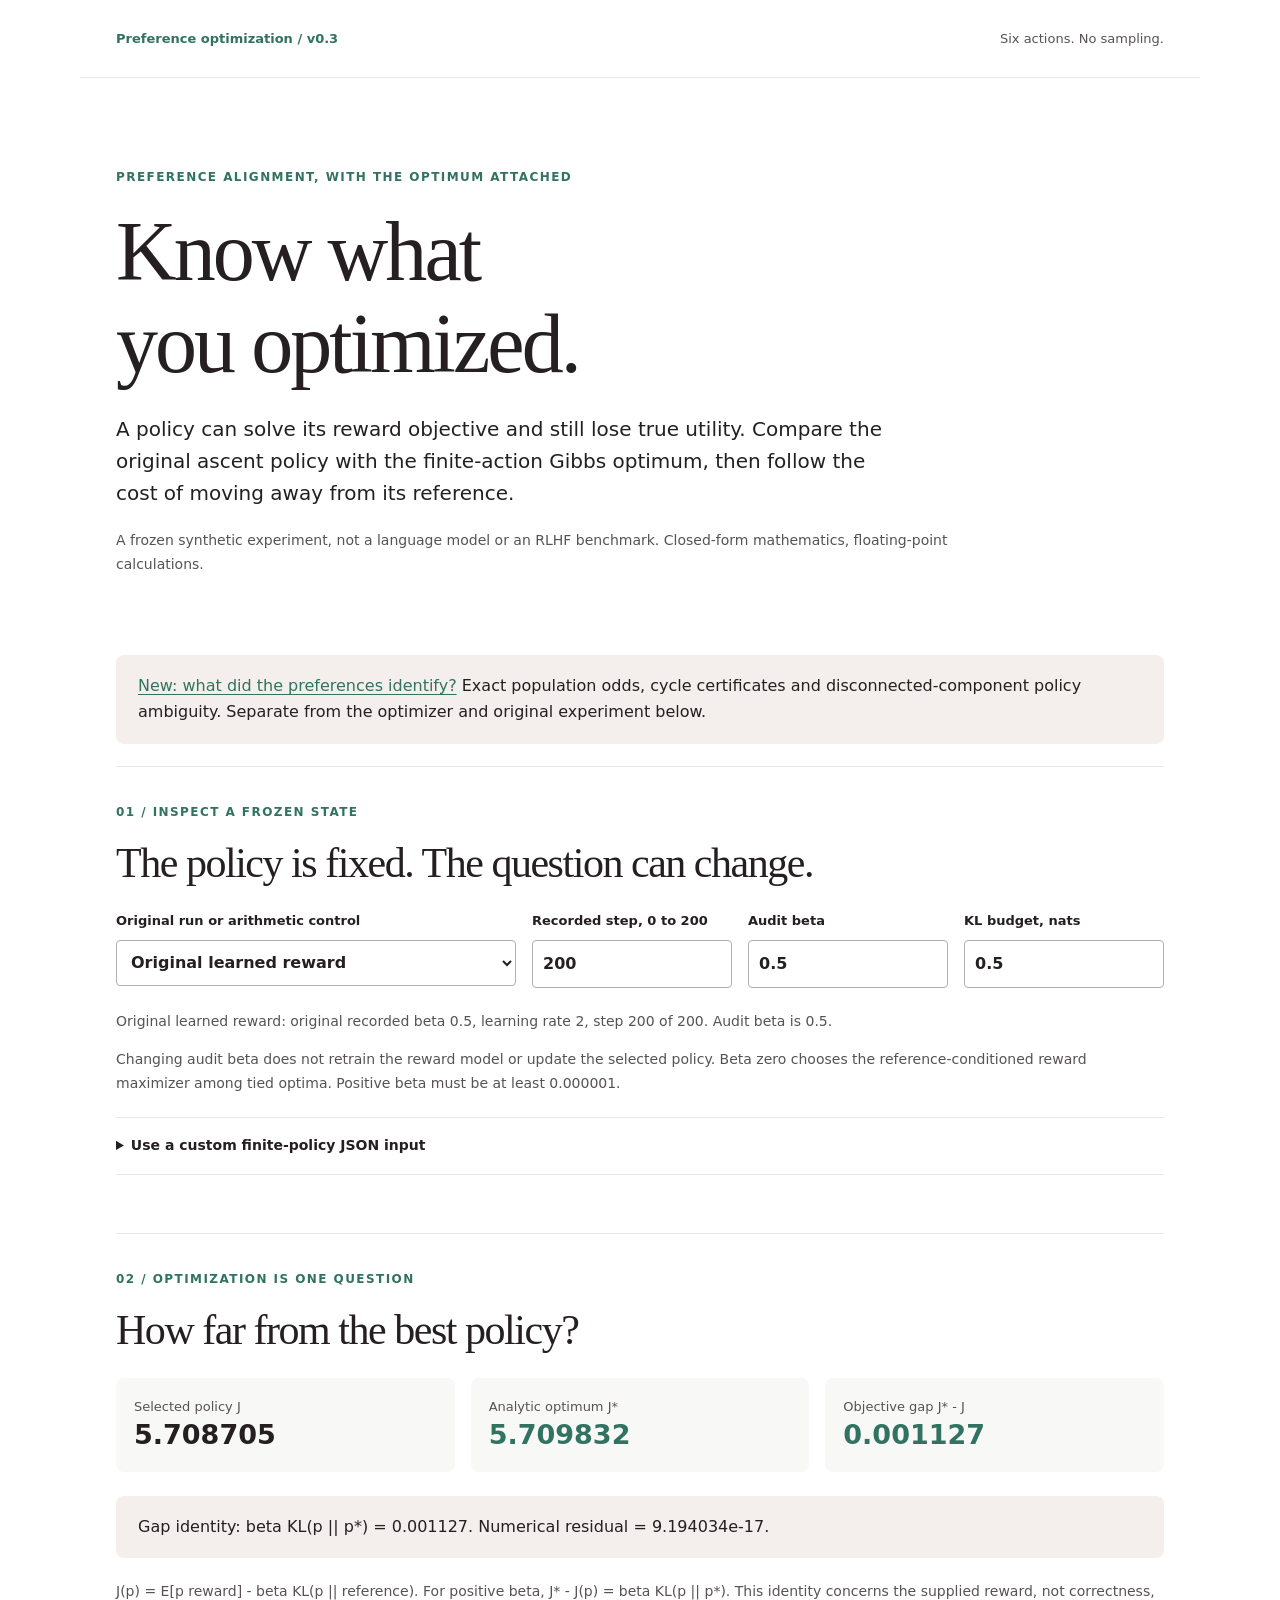
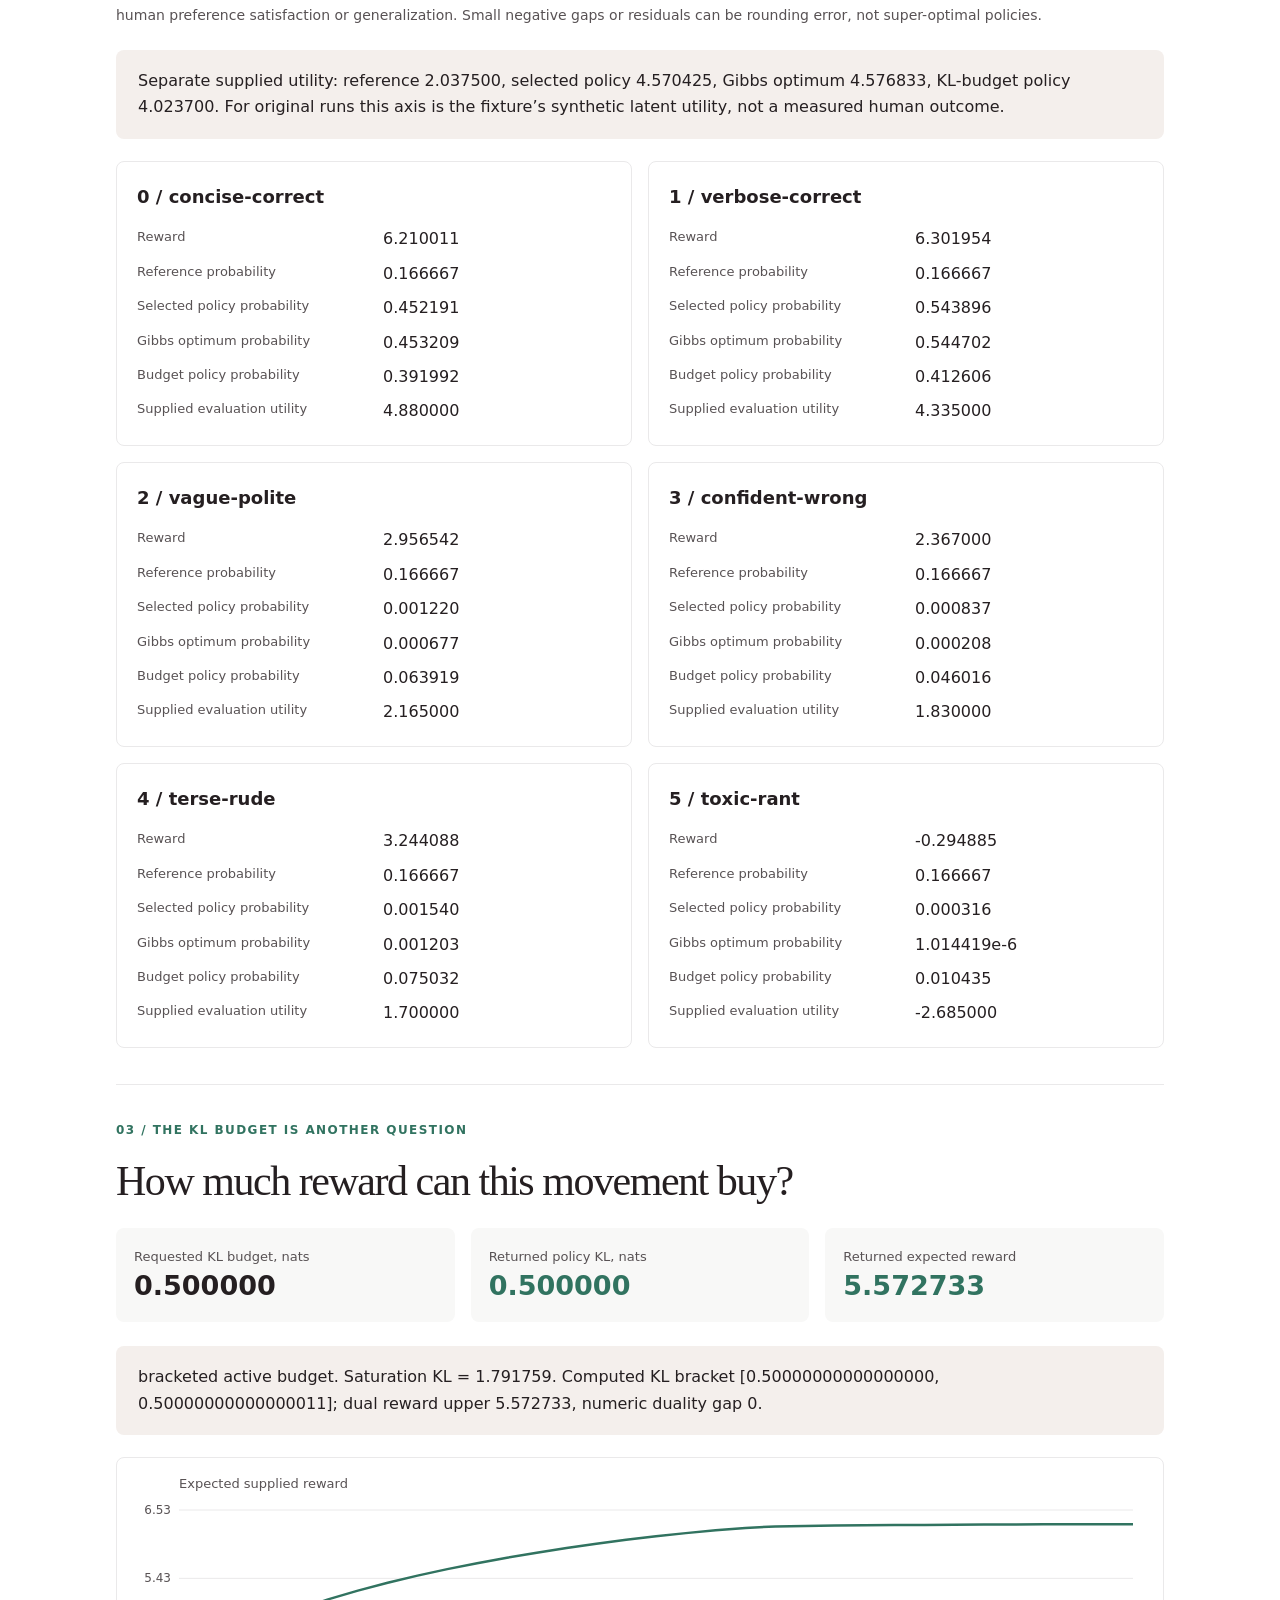
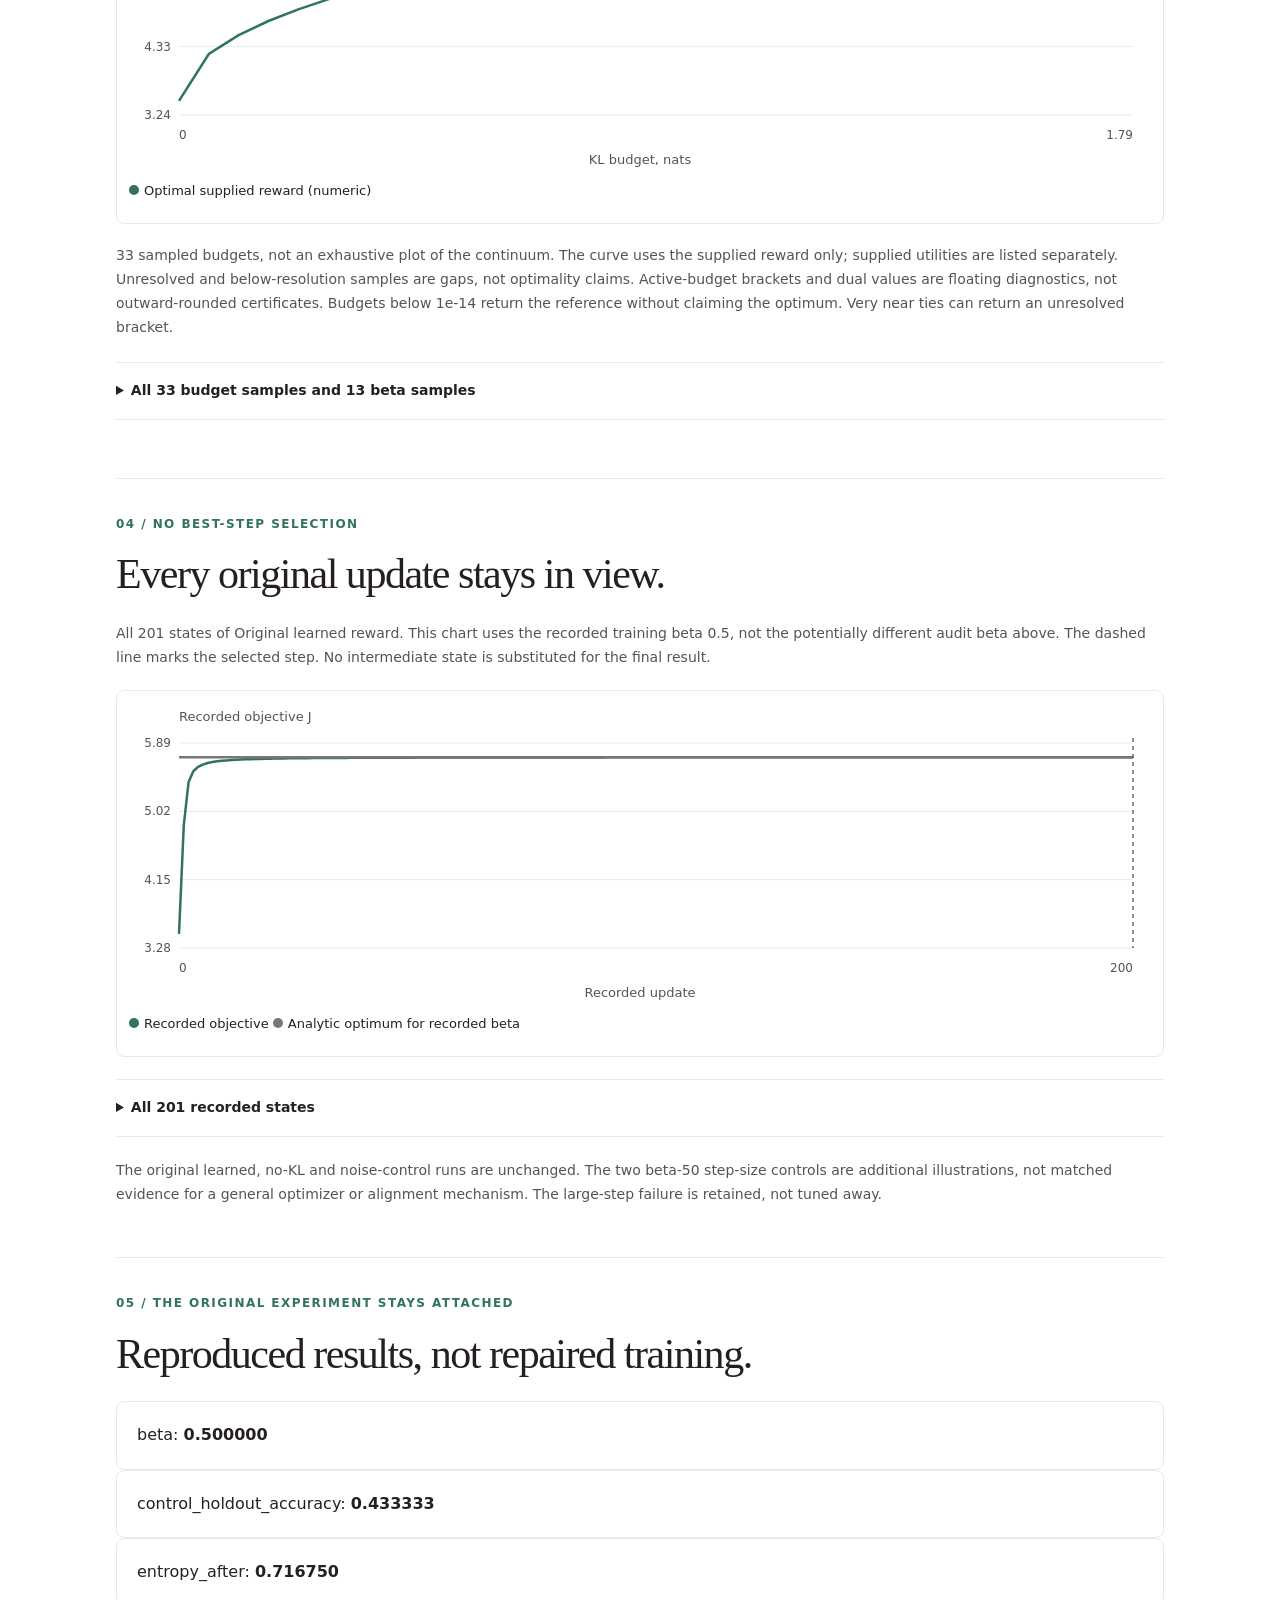
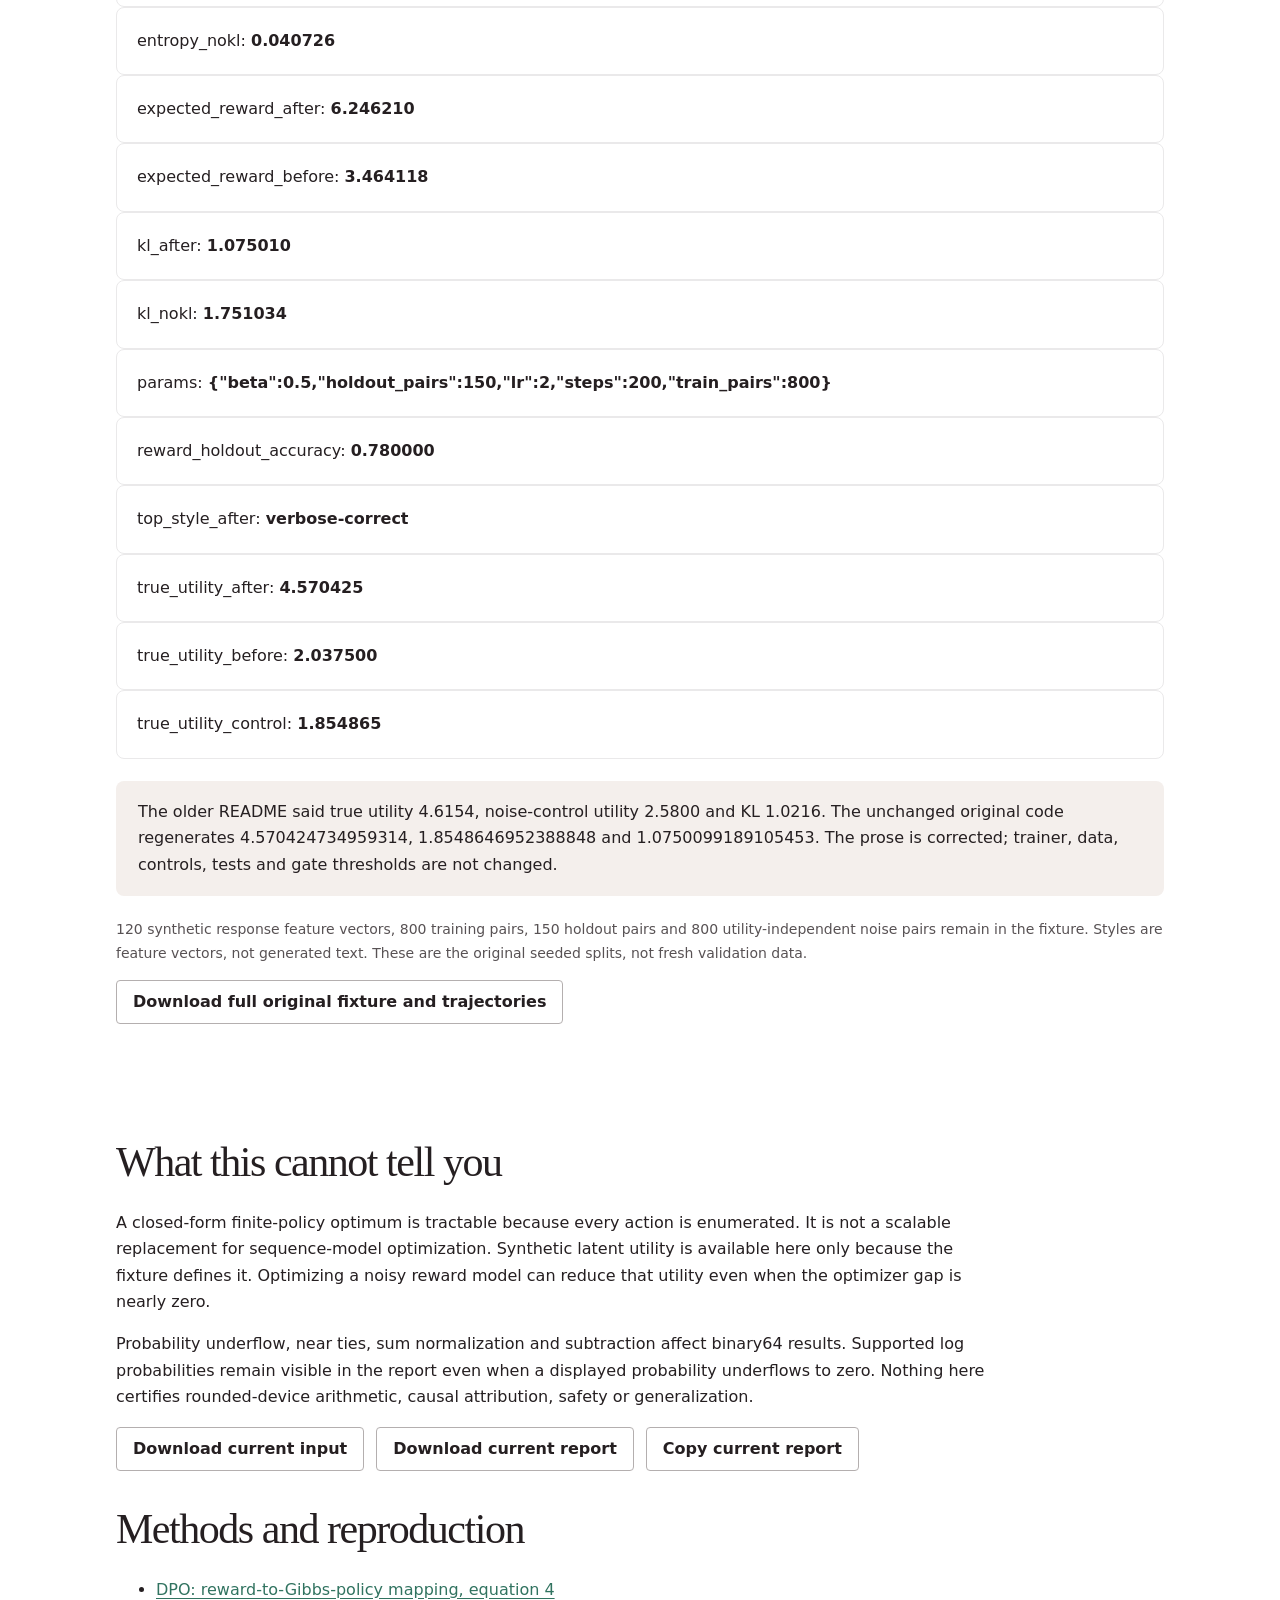
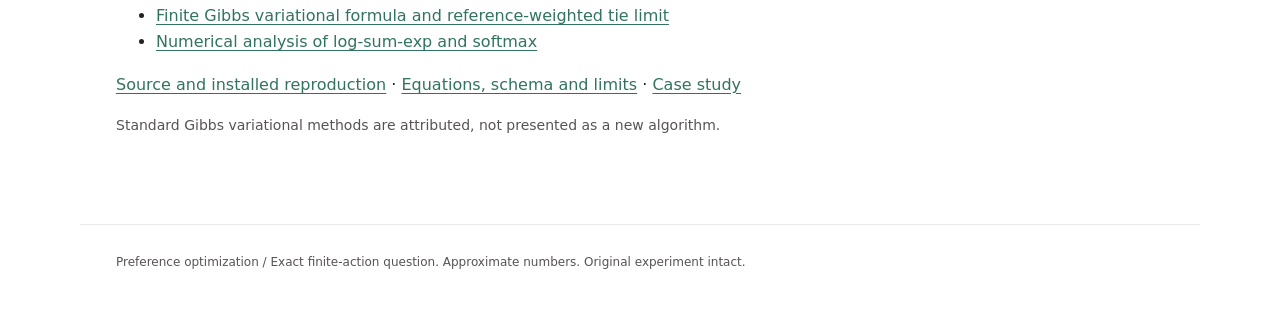
<file: docs/index.html>
<!doctype html>
<html lang="en"><head><meta charset="utf-8"><meta name="viewport" content="width=device-width,initial-scale=1"><meta name="description" content="Inspect an exact finite-policy Gibbs optimum, KL-budget frontier and all original preference-alignment trajectories. Numerical limits and synthetic ground truth stay visible."><title>Preference optimization | Know what you optimized</title><link rel="stylesheet" href="style.css"><script defer src="2-data.js"></script><script defer src="frontier.js"></script><script defer src="app.js"></script></head>
<body><header><a href="https://github.com/midya8/preference-optimization">Preference optimization / v0.3</a><span>Six actions. No sampling.</span></header><main>
<section class="hero"><p class="eyebrow">Preference alignment, with the optimum attached</p><h1>Know what<br>you optimized.</h1><p class="lead">A policy can solve its reward objective and still lose true utility. Compare the original ascent policy with the finite-action Gibbs optimum, then follow the cost of moving away from its reference.</p><p class="note">A frozen synthetic experiment, not a language model or an RLHF benchmark. Closed-form mathematics, floating-point calculations.</p></section>
<p class="callout"><a href="identification.html">New: what did the preferences identify?</a> Exact population odds, cycle certificates and disconnected-component policy ambiguity. Separate from the optimizer and original experiment below.</p>
<section class="panel"><p class="eyebrow">01 / Inspect a frozen state</p><h2>The policy is fixed. The question can change.</h2><div class="controls"><label>Original run or arithmetic control<select id="scenario"></select></label><label>Recorded step, 0 to 200<input id="step" type="number" min="0" max="200" step="1" value="200"></label><label>Audit beta<input id="beta" type="number" min="0" max="1000000" step="any" value="0.5"></label><label>KL budget, nats<input id="budget" type="number" min="0" max="1000" step="any" value="0.5"></label></div><p id="origin" class="note"></p><p class="note">Changing audit beta does not retrain the reward model or update the selected policy. Beta zero chooses the reference-conditioned reward maximizer among tied optima. Positive beta must be at least 0.000001.</p><details><summary>Use a custom finite-policy JSON input</summary><p class="note">2 to 64 actions, rewards and supplied evaluation utilities within ±1,000,000. Probability sums must be within 1e-12 of one and are explicitly normalized. Zero reference support cannot receive policy mass. Utility is an optional evaluation axis, never an optimization input.</p><label>JSON input<textarea id="custom" rows="10" spellcheck="false"></textarea></label><button id="apply">Apply custom input</button></details><p id="error" role="alert"></p></section>
<div id="results">
<section class="panel"><p class="eyebrow">02 / Optimization is one question</p><h2 id="answer">How far from the best policy?</h2><div class="metrics" id="metrics"></div><div id="identity" class="callout"></div><p class="note">J(p) = E[p reward] - beta KL(p || reference). For positive beta, J* - J(p) = beta KL(p || p*). This identity concerns the supplied reward, not correctness, human preference satisfaction or generalization. Small negative gaps or residuals can be rounding error, not super-optimal policies.</p><div id="utility" class="callout"></div><div id="style-cards" class="cards"></div></section>
<section class="panel"><p class="eyebrow">03 / The KL budget is another question</p><h2>How much reward can this movement buy?</h2><div id="budget-facts" class="metrics"></div><p id="budget-status" class="callout"></p><div id="frontier-chart"></div><p class="note">33 sampled budgets, not an exhaustive plot of the continuum. The curve uses the supplied reward only; supplied utilities are listed separately. Unresolved and below-resolution samples are gaps, not optimality claims. Active-budget brackets and dual values are floating diagnostics, not outward-rounded certificates. Budgets below 1e-14 return the reference without claiming the optimum. Very near ties can return an unresolved bracket.</p><details><summary>All 33 budget samples and 13 beta samples</summary><div id="sample-tables"></div></details></section>
<section class="panel" id="trace-section"><p class="eyebrow">04 / No best-step selection</p><h2>Every original update stays in view.</h2><p id="trace-caption" class="note"></p><div id="trace-chart"></div><details><summary>All 201 recorded states</summary><div id="trace-table"></div></details><p class="note">The original learned, no-KL and noise-control runs are unchanged. The two beta-50 step-size controls are additional illustrations, not matched evidence for a general optimizer or alignment mechanism. The large-step failure is retained, not tuned away.</p></section>
</div>
<section class="panel"><p class="eyebrow">05 / The original experiment stays attached</p><h2>Reproduced results, not repaired training.</h2><div id="original-report"></div><p class="callout">The older README said true utility 4.6154, noise-control utility 2.5800 and KL 1.0216. The unchanged original code regenerates 4.570424734959314, 1.8548646952388848 and 1.0750099189105453. The prose is corrected; trainer, data, controls, tests and gate thresholds are not changed.</p><p class="note">120 synthetic response feature vectors, 800 training pairs, 150 holdout pairs and 800 utility-independent noise pairs remain in the fixture. Styles are feature vectors, not generated text. These are the original seeded splits, not fresh validation data.</p><button id="fixture-export">Download full original fixture and trajectories</button></section>
<section class="closing"><h2>What this cannot tell you</h2><p>A closed-form finite-policy optimum is tractable because every action is enumerated. It is not a scalable replacement for sequence-model optimization. Synthetic latent utility is available here only because the fixture defines it. Optimizing a noisy reward model can reduce that utility even when the optimizer gap is nearly zero.</p><p>Probability underflow, near ties, sum normalization and subtraction affect binary64 results. Supported log probabilities remain visible in the report even when a displayed probability underflows to zero. Nothing here certifies rounded-device arithmetic, causal attribution, safety or generalization.</p><div class="actions"><button id="input-export">Download current input</button><button id="report-export">Download current report</button><button id="copy">Copy current report</button></div><p id="export-status" role="status"></p><h2>Methods and reproduction</h2><ul><li><a href="https://arxiv.org/html/2305.18290">DPO: reward-to-Gibbs-policy mapping, equation 4</a></li><li><a href="https://lihanqing1997.github.io/notes/reinforcement-learning/entropy-regularized-reinforcement-learning/">Finite Gibbs variational formula and reference-weighted tie limit</a></li><li><a href="https://academic.oup.com/imajna/article/41/4/2311/5893596">Numerical analysis of log-sum-exp and softmax</a></li></ul><p><a href="https://github.com/midya8/preference-optimization">Source and installed reproduction</a> · <a href="https://github.com/midya8/preference-optimization/blob/main/FRONTIER.md">Equations, schema and limits</a> · <a href="https://github.com/midya8/Midya-portfolio/blob/main/projects/alignlab.md">Case study</a></p><p class="note">Standard Gibbs variational methods are attributed, not presented as a new algorithm.</p></section>
</main><footer>Preference optimization / Exact finite-action question. Approximate numbers. Original experiment intact.</footer></body></html>
</file>
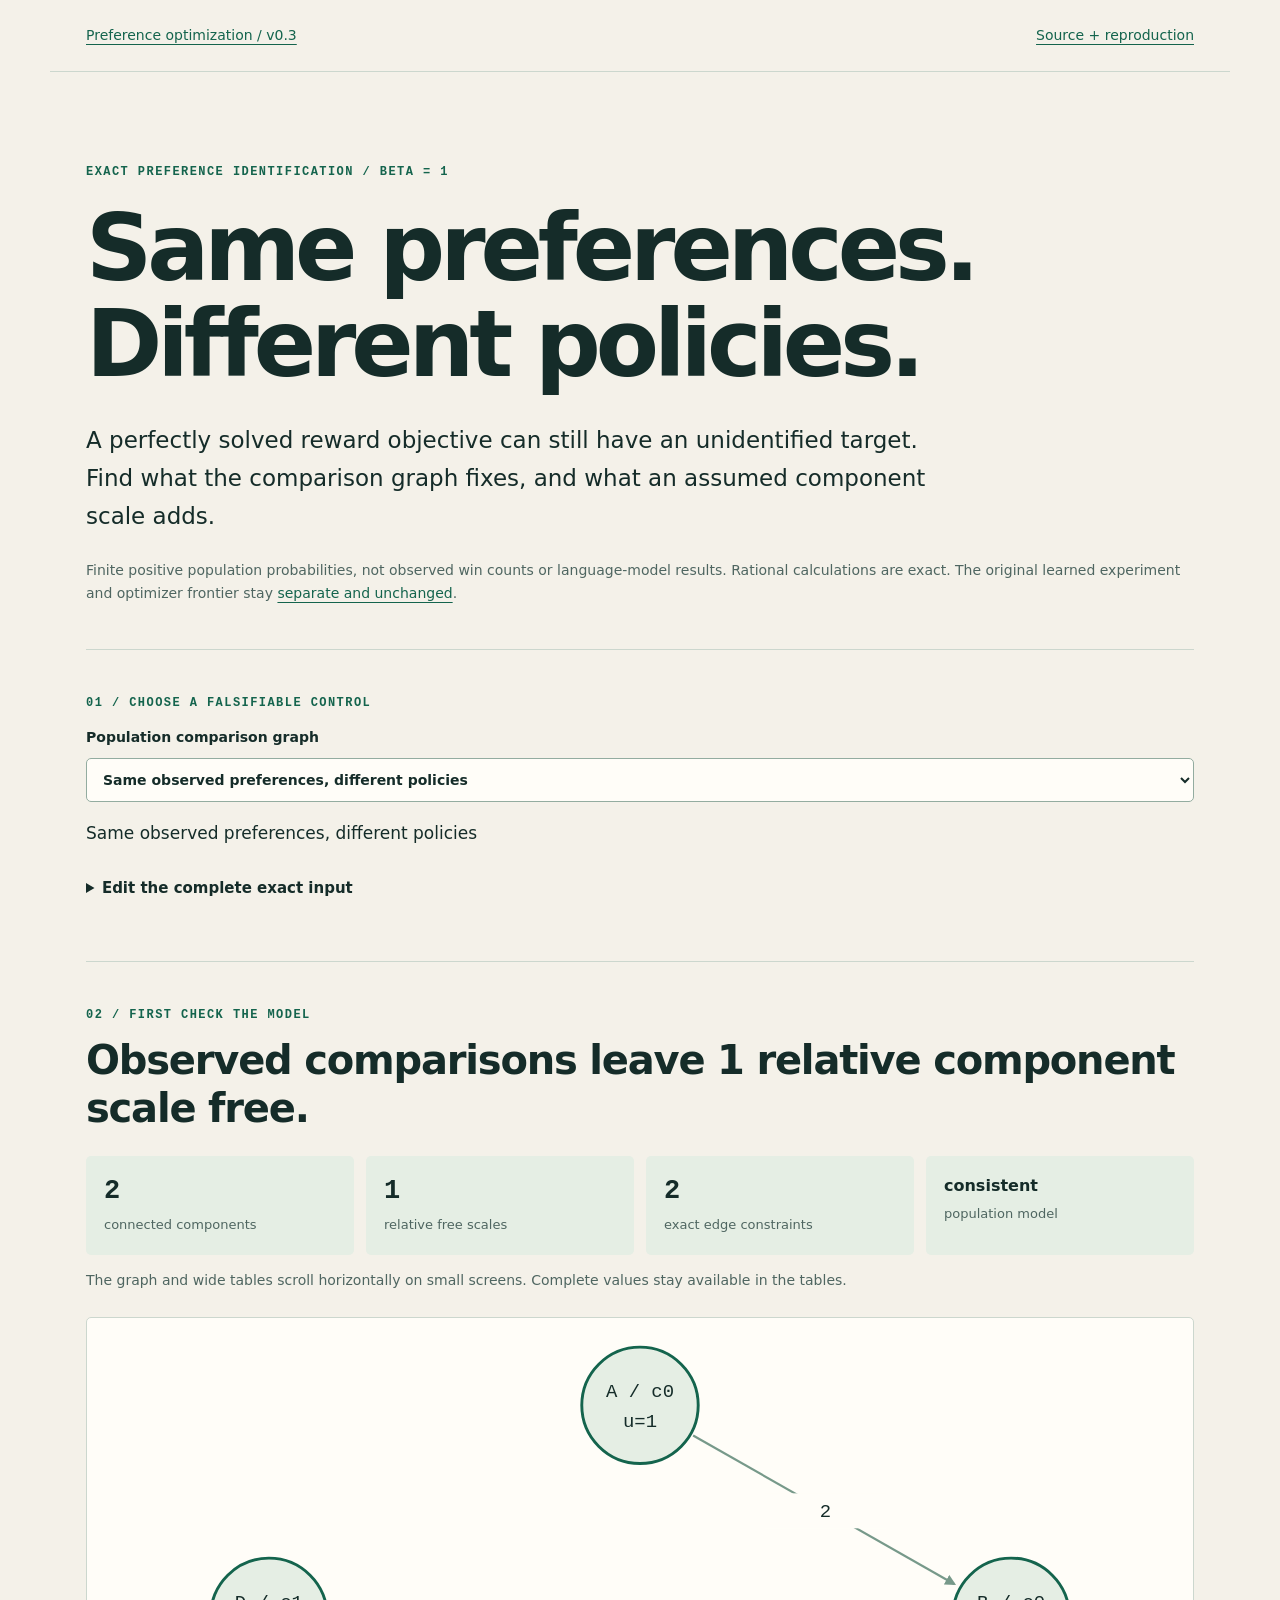
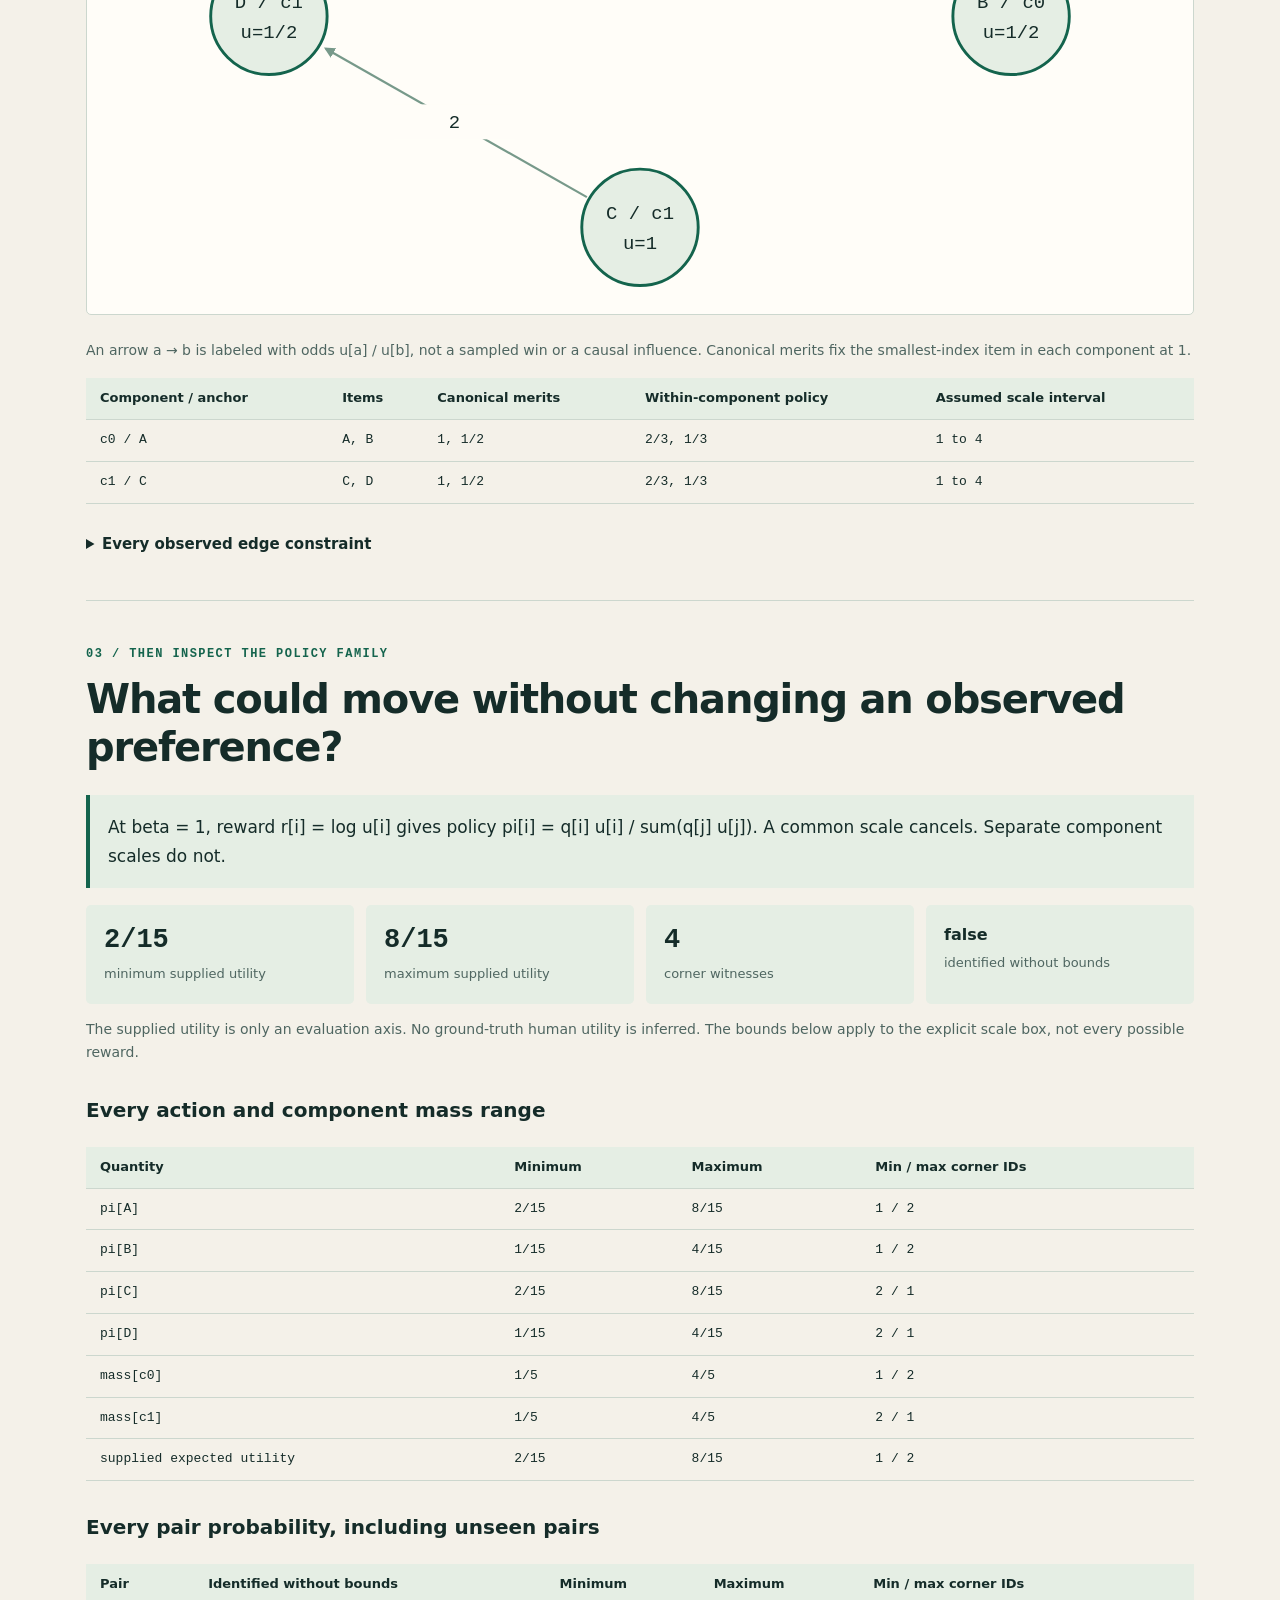
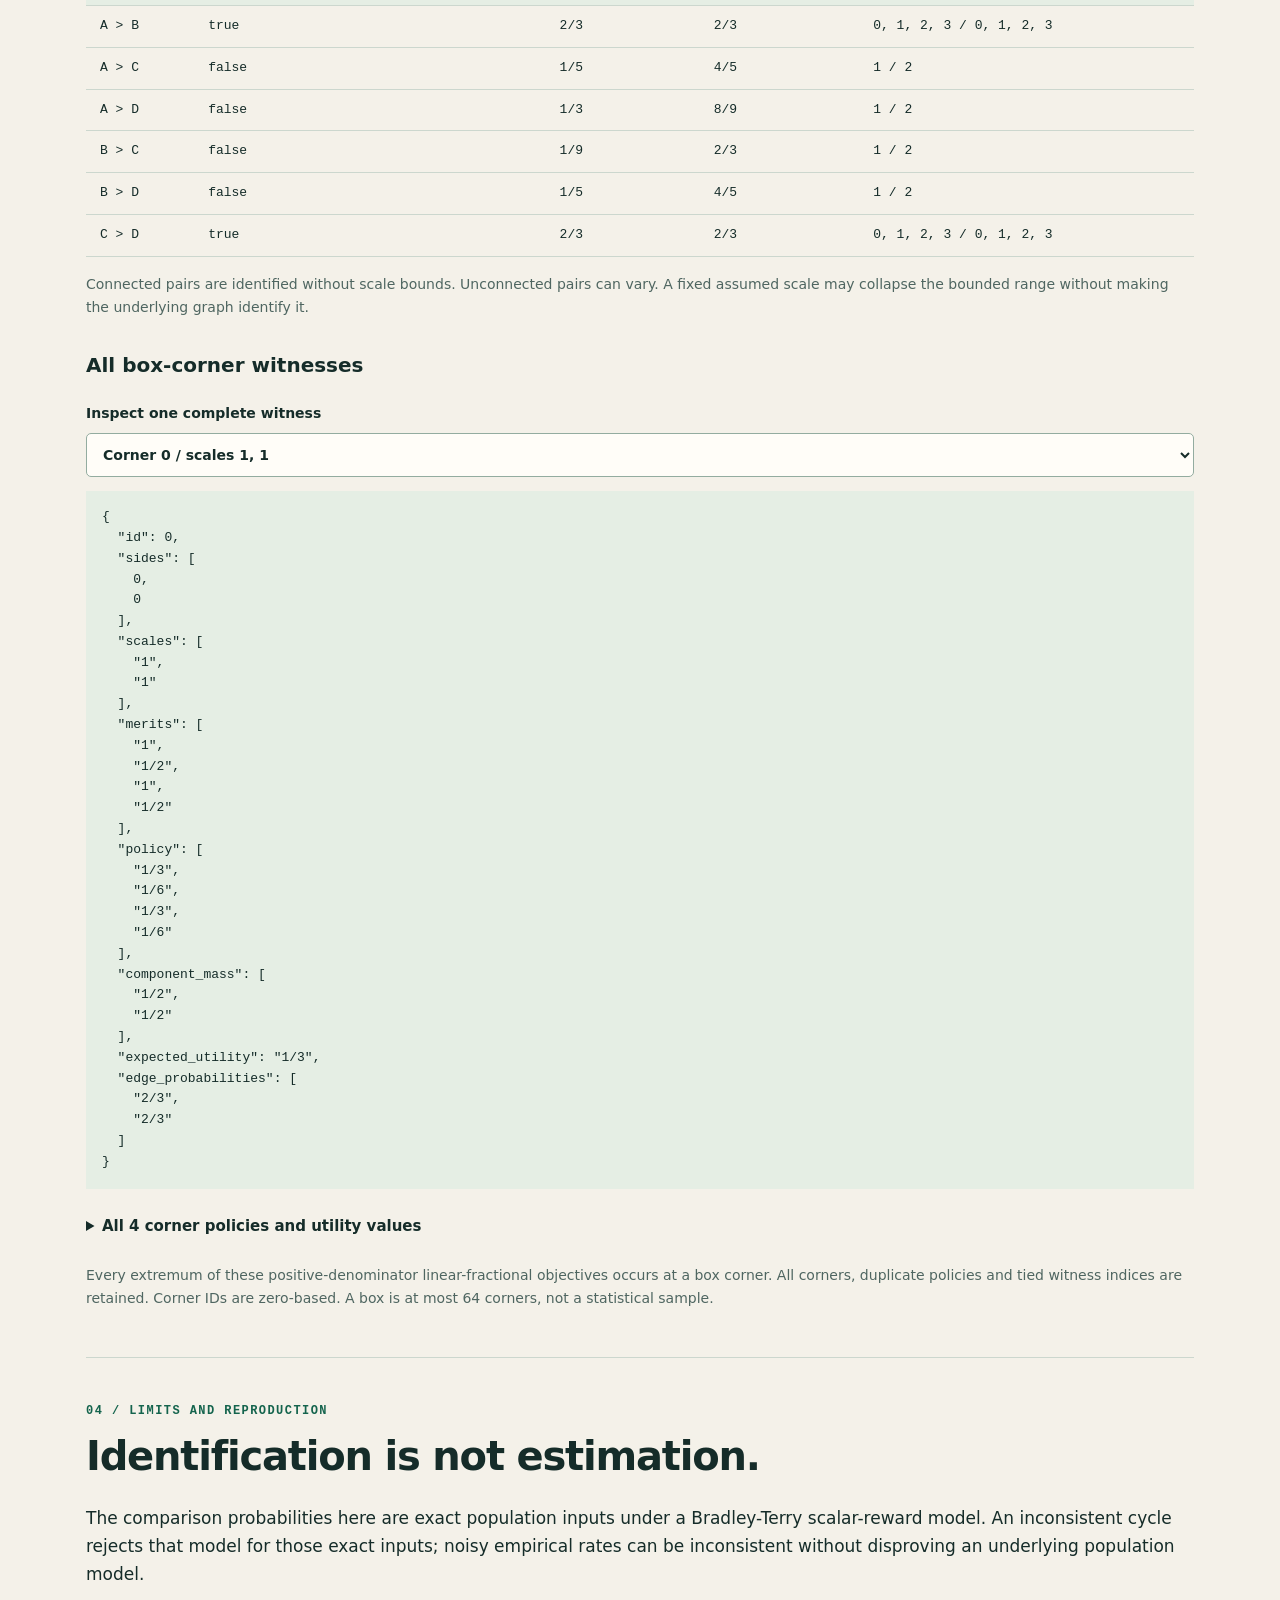
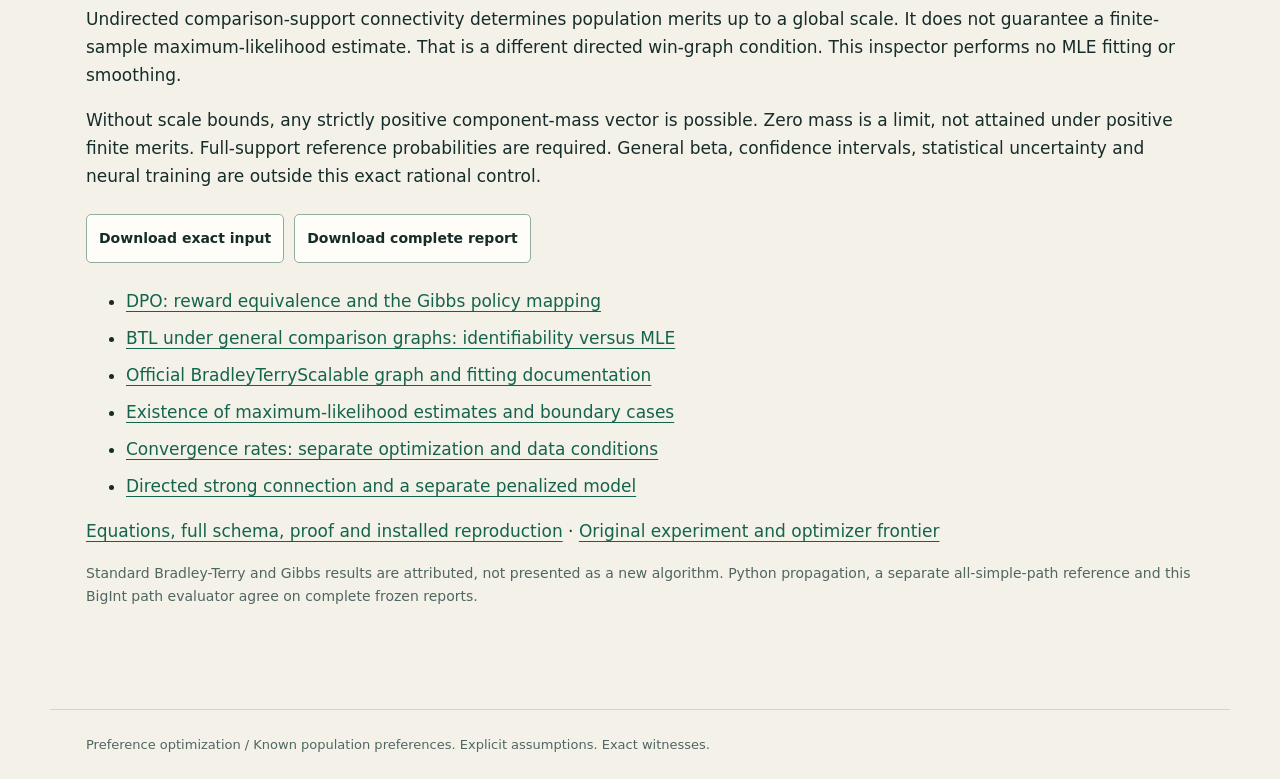
<file: docs/identification.html>
<!doctype html>
<html lang="en">
  <head>
    <meta charset="utf-8" />
    <meta name="viewport" content="width=device-width,initial-scale=1" />
    <meta
      name="description"
      content="Exact population preference-graph identification, cycle certificates and bounded Gibbs-policy ambiguity, with an independent BigInt evaluator."
    />
    <title>Preference optimization | What did the preferences identify?</title>
    <link rel="stylesheet" href="identification.css" />
    <script defer src="identification-data.js"></script>
    <script defer src="identification-engine.js"></script>
    <script defer src="identification-app.js"></script>
  </head>
  <body>
    <header>
      <a href="index.html">Preference optimization / v0.3</a
      ><a href="https://github.com/midya8/preference-optimization">Source + reproduction</a>
    </header>
    <main>
      <section class="hero">
        <p class="eyebrow">Exact preference identification / beta = 1</p>
        <h1>Same preferences.<br />Different policies.</h1>
        <p class="lead">
          A perfectly solved reward objective can still have an unidentified
          target. Find what the comparison graph fixes, and what an assumed
          component scale adds.
        </p>
        <p class="note">
          Finite positive population probabilities, not observed win counts or
          language-model results. Rational calculations are exact. The original
          learned experiment and optimizer frontier stay
          <a href="index.html">separate and unchanged</a>.
        </p>
      </section>
      <section class="panel">
        <p class="eyebrow">01 / Choose a falsifiable control</p>
        <label
          >Population comparison graph<select id="scenario"></select
        ></label>
        <p id="description"></p>
        <details>
          <summary>Edit the complete exact input</summary>
          <p class="note">
            1 to 6 items. Positive reference probabilities sum exactly to one.
            Edge probabilities lie strictly in (0, 1). Integers or rational
            strings only, no JSON floats. One positive scale-bound pair per
            component, ordered by its smallest item index. Bounds are
            assumptions, not confidence intervals. Items use 1 to 16 ASCII
            letters or digits. Input rationals are limited to 512 bits.
          </p>
          <label
            >Exact input JSON<textarea
              id="custom"
              rows="16"
              spellcheck="false"
            ></textarea></label
          ><button id="apply">Apply exact input</button>
        </details>
        <p id="dirty" role="status"></p>
        <p id="error" role="alert"></p>
      </section>
      <div id="results">
        <section class="panel">
          <p class="eyebrow">02 / First check the model</p>
          <h2 id="answer"></h2>
          <div id="summary" class="metrics"></div>
          <p class="note">
            The graph and wide tables scroll horizontally on small screens.
            Complete values stay available in the tables.
          </p>
          <div id="graph"></div>
          <p class="note">
            An arrow a → b is labeled with odds u[a] / u[b], not a sampled win
            or a causal influence. Canonical merits fix the smallest-index item
            in each component at 1.
          </p>
          <div id="components"></div>
          <details>
            <summary>Every observed edge constraint</summary>
            <div id="edges"></div>
          </details>
          <div id="cycles"></div>
        </section>
        <section class="panel" id="family">
          <p class="eyebrow">03 / Then inspect the policy family</p>
          <h2>What could move without changing an observed preference?</h2>
          <p class="callout">
            At beta = 1, reward r[i] = log u[i] gives policy pi[i] = q[i] u[i] /
            sum(q[j] u[j]). A common scale cancels. Separate component scales do
            not.
          </p>
          <div id="utility" class="metrics"></div>
          <p class="note">
            The supplied utility is only an evaluation axis. No ground-truth
            human utility is inferred. The bounds below apply to the explicit
            scale box, not every possible reward.
          </p>
          <h3>Every action and component mass range</h3>
          <div id="ranges"></div>
          <h3>Every pair probability, including unseen pairs</h3>
          <div id="pairs"></div>
          <p class="note">
            Connected pairs are identified without scale bounds. Unconnected
            pairs can vary. A fixed assumed scale may collapse the bounded range
            without making the underlying graph identify it.
          </p>
          <h3>All box-corner witnesses</h3>
          <label
            >Inspect one complete witness<select id="vertex"></select
          ></label>
          <div id="selected"></div>
          <details>
            <summary id="corners-caption">
              All corner policies and utility values
            </summary>
            <div id="corners"></div>
          </details>
          <p class="note">
            Every extremum of these positive-denominator linear-fractional
            objectives occurs at a box corner. All corners, duplicate policies
            and tied witness indices are retained. Corner IDs are zero-based. A
            box is at most 64 corners, not a statistical sample.
          </p>
        </section>
      </div>
      <section class="panel">
        <p class="eyebrow">04 / Limits and reproduction</p>
        <h2>Identification is not estimation.</h2>
        <p>
          The comparison probabilities here are exact population inputs under a
          Bradley-Terry scalar-reward model. An inconsistent cycle rejects that
          model for those exact inputs; noisy empirical rates can be
          inconsistent without disproving an underlying population model.
        </p>
        <p>
          Undirected comparison-support connectivity determines population
          merits up to a global scale. It does not guarantee a finite-sample
          maximum-likelihood estimate. That is a different directed win-graph
          condition. This inspector performs no MLE fitting or smoothing.
        </p>
        <p>
          Without scale bounds, any strictly positive component-mass vector is
          possible. Zero mass is a limit, not attained under positive finite
          merits. Full-support reference probabilities are required. General
          beta, confidence intervals, statistical uncertainty and neural
          training are outside this exact rational control.
        </p>
        <div class="actions">
          <button id="input-export">Download exact input</button
          ><button id="report-export">Download complete report</button>
        </div>
        <p id="export-status" role="status"></p>
        <ul>
          <li>
            <a href="https://arxiv.org/abs/2305.18290"
              >DPO: reward equivalence and the Gibbs policy mapping</a
            >
          </li>
          <li>
            <a href="https://ar5iv.labs.arxiv.org/html/2110.10825"
              >BTL under general comparison graphs: identifiability versus
              MLE</a
            >
          </li>
          <li>
            <a
              href="https://ellakaye.github.io/BradleyTerryScalable/articles/BradleyTerryScalable.html"
              >Official BradleyTerryScalable graph and fitting documentation</a
            >
          </li>
          <li>
            <a href="https://arxiv.org/abs/math/0412232"
              >Existence of maximum-likelihood estimates and boundary cases</a
            >
          </li>
          <li>
            <a
              href="https://proceedings.mlr.press/v108/vojnovic20a/vojnovic20a.pdf"
              >Convergence rates: separate optimization and data conditions</a
            >
          </li>
          <li>
            <a href="https://arxiv.org/abs/1411.1168"
              >Directed strong connection and a separate penalized model</a
            >
          </li>
        </ul>
        <p>
          <a
            href="https://github.com/midya8/preference-optimization/blob/main/IDENTIFICATION.md"
            >Equations, full schema, proof and installed reproduction</a
          >
          · <a href="index.html">Original experiment and optimizer frontier</a>
        </p>
        <p class="note">
          Standard Bradley-Terry and Gibbs results are attributed, not presented
          as a new algorithm. Python propagation, a separate all-simple-path
          reference and this BigInt path evaluator agree on complete frozen
          reports.
        </p>
      </section>
    </main>
    <footer>
      Preference optimization / Known population preferences. Explicit assumptions. Exact
      witnesses.
    </footer>
  </body>
</html>
</file>
<file: docs/style.css>
:root{--ink:#251f21;--muted:#585254;--rule:#eae9ea;--teal:#317360;--well:#f4efec;--red:#b32332}*{box-sizing:border-box}body{margin:0;background:white;color:var(--ink);font:16px/1.65 system-ui,-apple-system,BlinkMacSystemFont,"Segoe UI",sans-serif}header,main,footer{max-width:1120px;margin:auto;padding:28px 36px}header{display:flex;justify-content:space-between;gap:20px;border-bottom:1px solid var(--rule);font-size:13px}header a{font-weight:700;text-decoration:none}header span{color:var(--muted)}a{color:var(--teal);text-underline-offset:3px}a:hover{text-decoration-thickness:2px}.hero{max-width:850px;padding:62px 0 42px}.eyebrow{font-size:12px;font-weight:700;letter-spacing:.12em;text-transform:uppercase;color:var(--teal);margin:0 0 18px}h1,h2{font-family:Georgia,"Times New Roman",serif;font-weight:400;letter-spacing:-.035em;line-height:1.09;margin:12px 0 24px}h1{font-size:clamp(48px,7vw,84px)}h2{font-size:clamp(30px,4vw,42px)}h3{font-size:18px;margin:0 0 15px}.lead{font-size:20px;line-height:1.6;max-width:780px}.note{font-size:14px;line-height:1.7;color:var(--muted)}.panel{padding:36px 0;border-top:1px solid var(--rule)}.controls{display:grid;grid-template-columns:2fr 1fr 1fr 1fr;gap:16px;align-items:start}label{display:block;font-size:13px;font-weight:600}input,select,textarea,button{font:inherit;color:inherit;border:1px solid #b4afaf;border-radius:4px;background:white;max-width:100%}input,select,textarea{display:block;width:100%;margin:8px 0;padding:10px;min-height:46px;font-size:16px}textarea{font:13px/1.6 ui-monospace,SFMono-Regular,Consolas,monospace;resize:vertical}button{padding:10px 16px;min-height:44px;cursor:pointer;font-weight:600;line-height:1.4}button:hover{background:var(--well)}button:disabled{cursor:not-allowed;color:#888;background:#f7f7f7}button:focus-visible,a:focus-visible,input:focus-visible,select:focus-visible,textarea:focus-visible,summary:focus-visible{outline:3px solid var(--teal);outline-offset:3px}details{margin:22px 0;border-top:1px solid var(--rule);border-bottom:1px solid var(--rule);padding:4px 0}summary{cursor:pointer;padding:12px 0;min-height:48px;font-weight:600;font-size:14px}.metrics{display:grid;grid-template-columns:repeat(3,minmax(0,1fr));gap:16px;margin:24px 0}.metric{background:#f8f8f7;padding:18px;border-radius:8px;min-width:0}.metric span{display:block;color:var(--muted);font-size:13px}.metric strong{display:block;font-size:27px;line-height:1.35;overflow-wrap:anywhere;font-weight:600}.metric.known strong{color:var(--teal)}.callout{background:var(--well);padding:18px 22px;border-radius:8px;margin:22px 0;overflow-wrap:anywhere}.cards{display:grid;grid-template-columns:repeat(2,minmax(0,1fr));gap:16px}.action-card{padding:20px;border:1px solid var(--rule);border-radius:8px;min-width:0}.facts{display:grid;grid-template-columns:minmax(100px,1fr) minmax(0,1fr);gap:8px 18px;margin:0}.facts dt{color:var(--muted);font-size:13px}.facts dd{margin:0;font-variant-numeric:tabular-nums;overflow-wrap:anywhere}.chart{border:1px solid var(--rule);border-radius:8px;padding:12px;margin:20px 0}.chart svg{display:block;width:100%;height:auto}.chart figcaption{font-size:13px;color:var(--muted);margin:8px 0 0}.legend{font-size:13px;margin:10px 0}.dot{display:inline-block;width:10px;height:10px;margin-right:5px;border-radius:50%;background:var(--teal)}.dot.secondary{background:#777}.table-scroll{overflow:auto;max-height:420px;position:relative;border:1px solid var(--rule);margin:16px 0}table{border-collapse:collapse;width:100%;font-size:13px;white-space:nowrap;text-align:left}caption{text-align:left;padding:14px;color:var(--muted);white-space:normal}th,td{padding:10px 14px;border-bottom:1px solid var(--rule)}th{background:#f4f5f4;position:sticky;top:0;z-index:1}td{font-variant-numeric:tabular-nums}.closing{max-width:880px;padding:44px 0}.closing h2{margin-top:36px}.actions{display:flex;gap:12px;flex-wrap:wrap}#error{color:var(--red);font-weight:600}#error:empty{display:none}#export-status{font-size:14px;color:var(--muted)}footer{border-top:1px solid var(--rule);font-size:12px;color:var(--muted);padding-bottom:50px}[hidden]{display:none!important}@media(max-width:700px){header,main,footer{padding:22px 20px}header{font-size:12px}.hero{padding:42px 0 30px}.lead{font-size:18px}.controls{grid-template-columns:1fr 1fr}.controls label:first-child{grid-column:1/-1}.metrics{grid-template-columns:1fr}.metric strong{font-size:27px}.cards{grid-template-columns:1fr}.facts{grid-template-columns:1fr;gap:2px}.facts dd{margin:0 0 10px}.panel{padding:30px 0}.callout{padding:16px}.chart{padding:6px;margin:20px 0}h2{font-size:32px}}@media(prefers-reduced-motion:reduce){*{scroll-behavior:auto!important}}

.action-card{overflow-wrap:anywhere}.sr-only{position:absolute!important;width:1px;height:1px;padding:0;overflow:hidden;clip:rect(0,0,0,0);white-space:nowrap;border:0}
</file>
<file: docs/identification.css>
:root {
  --ink: #152c29;
  --muted: #4f6661;
  --paper: #f4f1e9;
  --line: #ccd7ce;
  --green: #14644d;
  --light: #e5eee4;
  --red: #953c30;
}
* {
  box-sizing: border-box;
}
body {
  margin: 0;
  background: var(--paper);
  color: var(--ink);
  font:
    17px/1.65 system-ui,
    sans-serif;
}
header,
main,
footer {
  max-width: 1180px;
  margin: auto;
  padding: 24px 36px;
}
header {
  display: flex;
  justify-content: space-between;
  border-bottom: 1px solid var(--line);
  font-size: 14px;
}
a {
  color: var(--green);
  text-underline-offset: 4px;
}
h1 {
  font-size: clamp(46px, 7.5vw, 92px);
  line-height: 1.04;
  letter-spacing: -0.055em;
  margin: 20px 0 30px;
  max-width: 950px;
}
h2 {
  font-size: clamp(28px, 4vw, 40px);
  line-height: 1.2;
  letter-spacing: -0.03em;
  margin: 12px 0 24px;
}
h3 {
  font-size: 20px;
  margin-top: 30px;
}
.hero {
  padding: 55px 0 30px;
}
.lead {
  font-size: 23px;
  max-width: 850px;
}
.note {
  font-size: 14px;
  color: var(--muted);
}
.eyebrow {
  font:
    700 12px/1.5 ui-monospace,
    monospace;
  text-transform: uppercase;
  letter-spacing: 0.12em;
  color: var(--green);
}
.panel {
  padding: 32px 0;
  border-top: 1px solid var(--line);
}
label {
  display: block;
  font-size: 14px;
  font-weight: 600;
  margin: 14px 0;
}
select,
textarea,
button {
  font: inherit;
  border: 1px solid #93aca0;
  border-radius: 5px;
  padding: 12px;
  background: #fffdf8;
  color: var(--ink);
}
select,
textarea {
  display: block;
  width: 100%;
  margin-top: 8px;
}
textarea {
  font:
    13px/1.5 ui-monospace,
    monospace;
  resize: vertical;
}
button {
  cursor: pointer;
  font-size: 14px;
  font-weight: 600;
}
button:disabled {
  opacity: 0.45;
  cursor: not-allowed;
}
button:hover:not(:disabled) {
  background: var(--light);
}
summary {
  cursor: pointer;
  font-size: 15px;
  font-weight: 600;
  padding: 12px 0;
}
.metrics {
  display: grid;
  grid-template-columns: repeat(auto-fit, minmax(170px, 1fr));
  gap: 12px;
}
.metric {
  background: var(--light);
  padding: 18px;
  border-radius: 5px;
  min-width: 0;
}
.metric strong {
  display: block;
  font:
    600 27px/1.3 ui-monospace,
    monospace;
  overflow-wrap: anywhere;
}
.metric span {
  font-size: 13px;
  color: var(--muted);
}
.callout {
  background: var(--light);
  border-left: 4px solid var(--green);
  padding: 18px;
}
.table-wrap {
  overflow: auto;
  margin: 16px 0;
  max-width: 100%;
}
table {
  border-collapse: collapse;
  width: 100%;
  font-size: 13px;
  line-height: 1.6;
  text-align: left;
}
th,
td {
  border-bottom: 1px solid var(--line);
  padding: 10px 14px;
  vertical-align: top;
}
th {
  background: var(--light);
}
td {
  font-family: ui-monospace, monospace;
  white-space: nowrap;
}
td.wide {
  white-space: normal;
  min-width: 180px;
  max-width: 400px;
  overflow-wrap: anywhere;
}
.actions {
  display: flex;
  flex-wrap: wrap;
  gap: 10px;
  margin: 24px 0;
}
#error,
.bad {
  color: var(--red);
}
#dirty {
  color: var(--red);
  font-size: 14px;
}
#graph {
  margin: 24px 0;
  background: #fffdf8;
  border: 1px solid var(--line);
  border-radius: 5px;
  overflow: auto;
}
#graph svg {
  width: 100%;
  height: auto;
  display: block;
  min-width: 550px;
}
svg text {
  font:
    13px ui-monospace,
    monospace;
  fill: var(--ink);
}
svg .node {
  fill: var(--light);
  stroke: var(--green);
  stroke-width: 2;
}
svg .edge {
  stroke: #77998a;
  stroke-width: 1.5;
}
svg .label-bg {
  fill: #fffdf8;
}
footer {
  font-size: 13px;
  color: var(--muted);
  border-top: 1px solid var(--line);
  margin-top: 30px;
}
li {
  margin: 9px 0;
}
#selected {
  overflow-wrap: anywhere;
}
pre {
  background: var(--light);
  padding: 16px;
  font:
    13px/1.6 ui-monospace,
    monospace;
  overflow: auto;
}
section[hidden],
[hidden] {
  display: none !important;
}
@media (max-width: 600px) {
  header,
  main,
  footer {
    padding: 18px;
  }
  .hero {
    padding-top: 30px;
  }
  .lead {
    font-size: 20px;
  }
  .panel {
    padding: 25px 0;
  }
  .metrics {
    grid-template-columns: repeat(2, minmax(0, 1fr));
  }
  .metric {
    padding: 13px;
  }
  .metric strong {
    font-size: 22px;
  }
  th,
  td {
    padding: 8px 10px;
  }
}

.metric strong.word {
  font:
    600 16px/1.5 system-ui,
    sans-serif;
}
</file>
